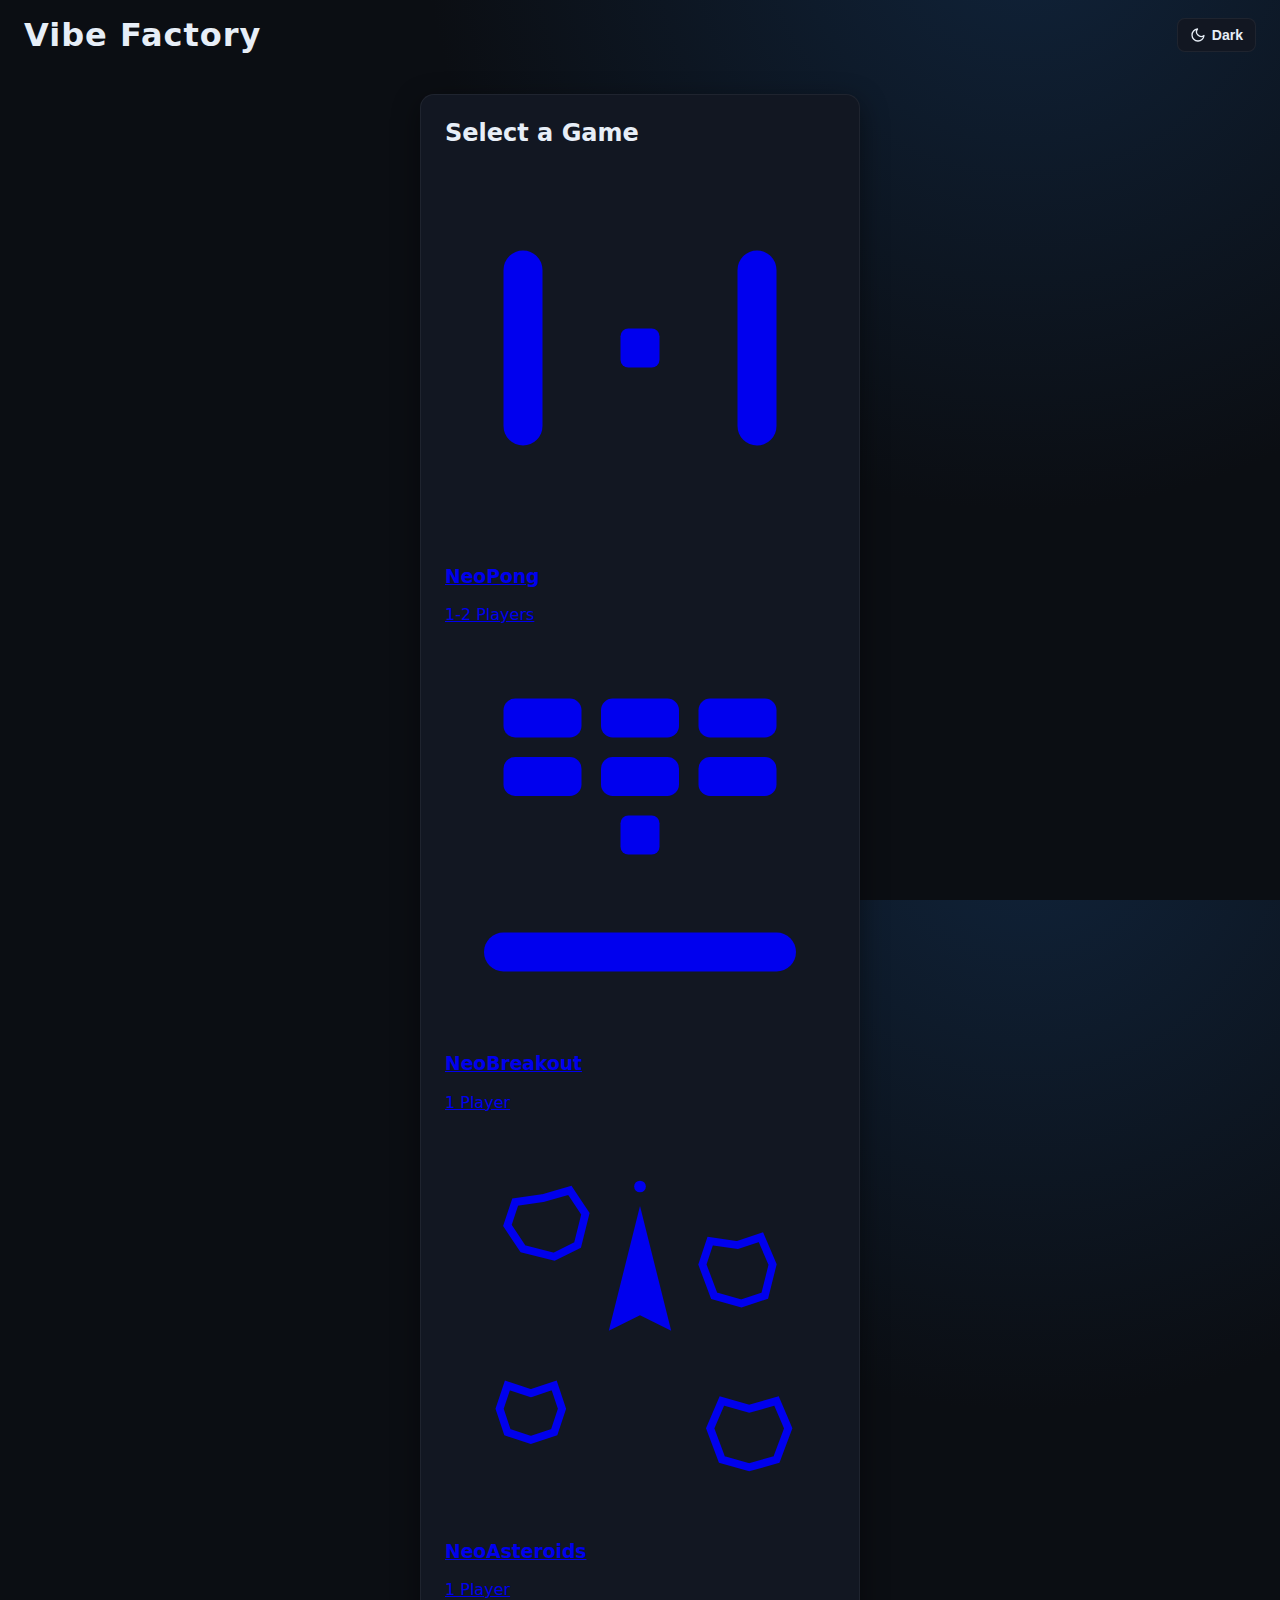
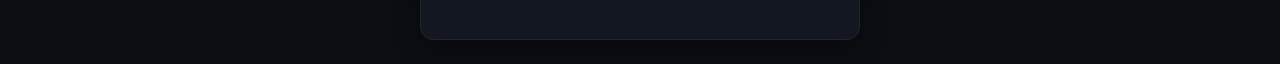
<file: index.html>
<!DOCTYPE html>
<html lang="en">

<head>
    <meta charset="UTF-8">
    <meta name="viewport" content="width=device-width, initial-scale=1.0">
    <title>Vibe Factory</title>
    <link rel="stylesheet" href="styles.css">
</head>

<body>
    <div class="app">
        <header class="header">
            <h1 class="title">Vibe Factory</h1>
            <button id="themeToggle" class="theme-toggle" aria-label="Toggle dark/light mode">
                <svg id="themeIcon" width="16" height="16" viewBox="0 0 24 24" fill="none" stroke="currentColor"
                    stroke-width="2" stroke-linecap="round" stroke-linejoin="round">
                    <path d="M21 12.79A9 9 0 1 1 11.21 3 7 7 0 0 0 21 12.79z"></path>
                </svg>
                <span id="themeText">Dark</span>
            </button>
        </header>

        <main class="main">
            <div class="menu-card">
                <h2>Select a Game</h2>
                <div class="game-grid">
                    <a href="games/pong/index.html" class="game-card">
                        <div class="game-card-icon">
                            <svg viewBox="0 0 100 100" fill="currentColor" role="img" aria-label="NeoPong Icon">
                                <rect x="15" y="25" width="10" height="50" rx="5"></rect>
                                <rect x="75" y="25" width="10" height="50" rx="5"></rect>
                                <rect x="45" y="45" width="10" height="10" rx="2"></rect>
                            </svg>
                        </div>
                        <h3>NeoPong</h3>
                        <p>1-2 Players</p>
                    </a>
                    <a href="games/breakout/index.html" class="game-card">
                        <div class="game-card-icon">
                            <svg viewBox="0 0 100 100" fill="currentColor" role="img" aria-label="NeoBreakout Icon">
                                <rect x="10" y="75" width="80" height="10" rx="5"></rect>
                                <rect x="45" y="45" width="10" height="10" rx="2"></rect>
                                <rect x="15" y="15" width="20" height="10" rx="3"></rect>
                                <rect x="40" y="15" width="20" height="10" rx="3"></rect>
                                <rect x="65" y="15" width="20" height="10" rx="3"></rect>
                                <rect x="15" y="30" width="20" height="10" rx="3"></rect>
                                <rect x="40" y="30" width="20" height="10" rx="3"></rect>
                                <rect x="65" y="30" width="20" height="10" rx="3"></rect>
                            </svg>
                        </div>
                        <h3>NeoBreakout</h3>
                        <p>1 Player</p>
                    </a>
                    <a href="games/asteroids/index.html" class="game-card">
                        <div class="game-card-icon">
                            <svg viewBox="0 0 100 100" fill="currentColor" role="img" aria-label="NeoAsteroids Icon">
                                <!-- Classic triangular ship -->
                                <polygon points="50,20 42,52 50,48 58,52" fill="currentColor"></polygon>
                                <!-- Small laser beam -->
                                <circle cx="50" cy="15" r="1.5" fill="currentColor"></circle>
                                <!-- Jagged irregular asteroids -->
                                <polygon points="25,18 32,16 36,22 34,30 28,33 20,31 16,25 18,19" fill="none"
                                    stroke="currentColor" stroke-width="2"></polygon>
                                <polygon points="75,30 81,28 84,35 82,43 76,45 69,43 66,35 68,29" fill="none"
                                    stroke="currentColor" stroke-width="2"></polygon>
                                <polygon points="22,68 28,66 30,72 28,78 22,80 16,78 14,72 16,66" fill="none"
                                    stroke="currentColor" stroke-width="2"></polygon>
                                <polygon points="78,72 85,70 88,77 85,85 78,87 71,85 68,77 71,70" fill="none"
                                    stroke="currentColor" stroke-width="2"></polygon>
                            </svg>
                        </div>
                        <h3>NeoAsteroids</h3>
                        <p>1 Player</p>
                    </a>
                </div>
            </div>
        </main>
    </div>
    <script src="scripts/theme.js"></script>
</body>

</html>
</file>
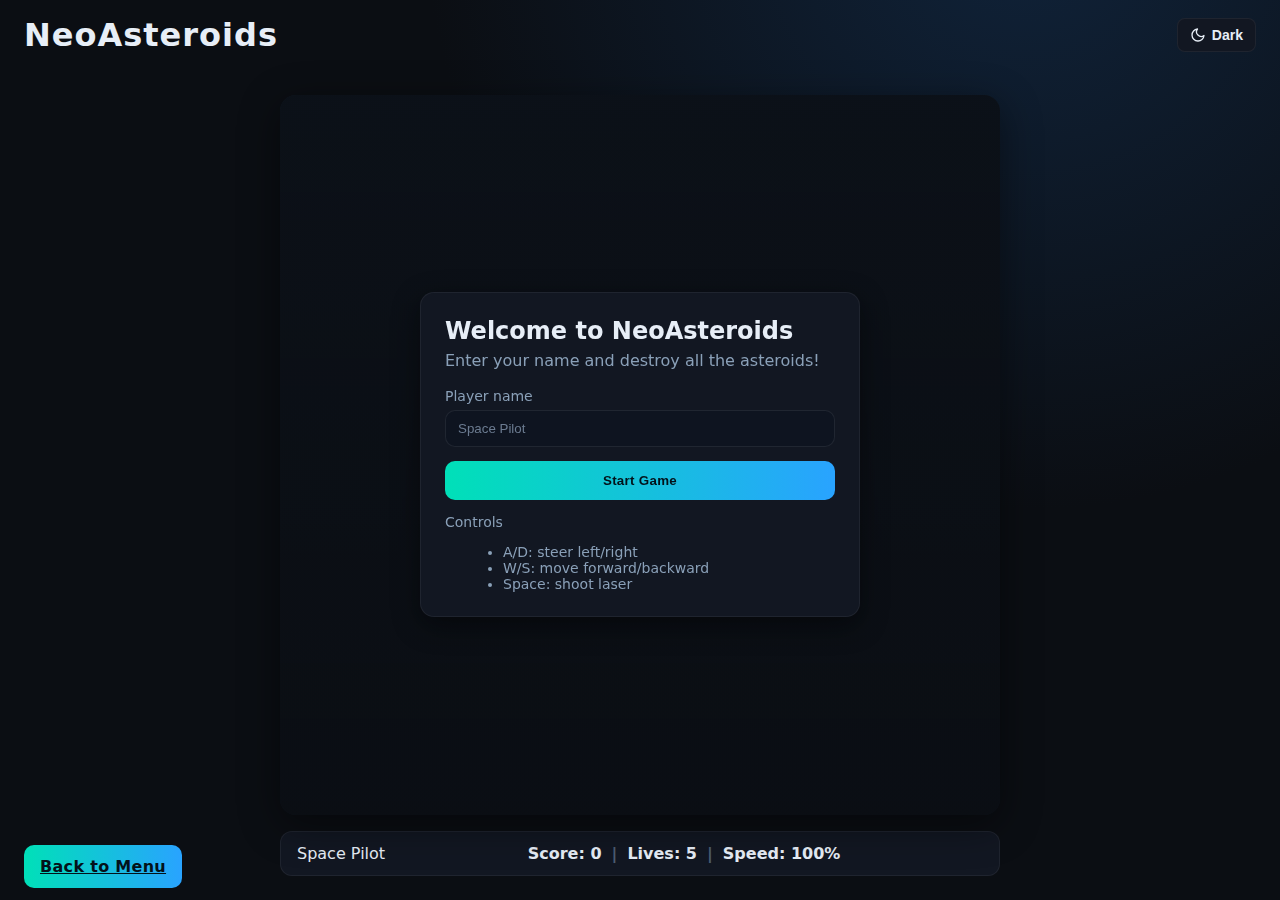
<file: games/asteroids/index.html>
<!DOCTYPE html>
<html lang="en">

<head>
    <meta charset="UTF-8" />
    <meta name="viewport" content="width=device-width, initial-scale=1.0" />
    <title>NeoAsteroids</title>
    <link rel="stylesheet" href="../../styles.css" />
</head>

<body>
    <div class="app">
        <header class="header">
            <h1 class="title">NeoAsteroids</h1>
            <button id="themeToggle" class="theme-toggle" aria-label="Toggle dark/light mode">
                <svg id="themeIcon" width="16" height="16" viewBox="0 0 24 24" fill="none" stroke="currentColor"
                    stroke-width="2" stroke-linecap="round" stroke-linejoin="round">
                    <path d="M21 12.79A9 9 0 1 1 11.21 3 7 7 0 0 0 21 12.79z"></path>
                </svg>
                <span id="themeText">Dark</span>
            </button>
        </header>

        <main class="main">
            <div class="stage-wrapper">
                <canvas id="gameCanvas" width="720" height="720" aria-label="NeoAsteroids game area"></canvas>
                <div id="countdownOverlay" class="countdown-overlay" aria-hidden="true">
                    <div id="countdownText" class="countdown-text"></div>
                </div>

                <div id="menu" class="menu-overlay" role="dialog" aria-modal="true" aria-labelledby="menu-title">
                    <div class="menu-card">
                        <h2 id="menu-title">Welcome to NeoAsteroids</h2>
                        <p id="menu-sub" class="menu-sub">Enter your name and destroy all the asteroids!</p>

                        <label class="menu-label" for="playerName">Player name</label>
                        <input id="playerName" class="menu-input" type="text" placeholder="Space Pilot"
                            maxlength="16" />

                        <button id="startBtn" class="menu-button" type="button">Start Game</button>
                        <div class="menu-help">
                            <p>Controls</p>
                            <ul>
                                <li>A/D: steer left/right</li>
                                <li>W/S: move forward/backward</li>
                                <li>Space: shoot laser</li>
                            </ul>
                        </div>
                    </div>
                </div>
            </div>

            <div class="scoreboard" aria-live="polite">
                <div class="scoreboard-inner">
                    <span id="playerLabel">Space Pilot</span>
                    <span class="scores">
                        <span>Score: <span id="score">0</span></span>
                        <span class="sep">|</span>
                        <span>Lives: <span id="lives">5</span></span>
                        <span class="sep">|</span>
                        <span>Speed: <span id="difficulty">100%</span></span>
                    </span>
                    <span id="gameStatus"></span>
                </div>
            </div>
        </main>

        <footer class="footer">
            <a href="../../index.html" class="menu-button">Back to Menu</a>
        </footer>
    </div>

    <script src="game.js"></script>
    <script src="../../scripts/theme.js"></script>
</body>

</html>
</file>
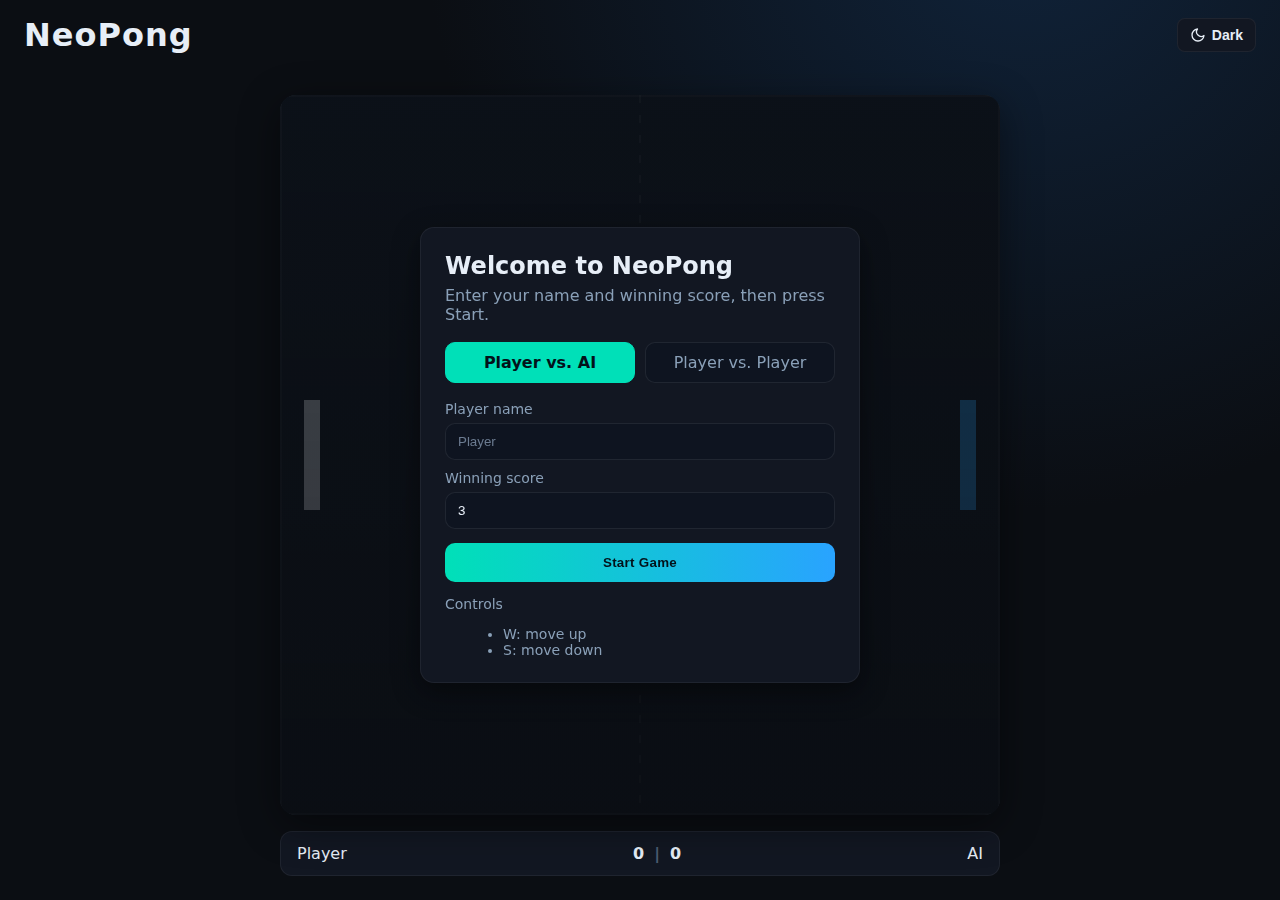
<file: games/pong/index.html>
<!DOCTYPE html>
<html lang="en">

<head>
    <meta charset="UTF-8" />
    <meta name="viewport" content="width=device-width, initial-scale=1.0" />
    <title>NeoPong</title>
    <link rel="stylesheet" href="../../styles.css" />
</head>

<body>
    <div class="app">
        <header class="header">
            <h1 class="title">NeoPong</h1>
            <button id="themeToggle" class="theme-toggle" aria-label="Toggle dark/light mode">
                <svg id="themeIcon" width="16" height="16" viewBox="0 0 24 24" fill="none" stroke="currentColor"
                    stroke-width="2" stroke-linecap="round" stroke-linejoin="round">
                    <path d="M21 12.79A9 9 0 1 1 11.21 3 7 7 0 0 0 21 12.79z"></path>
                </svg>
                <span id="themeText">Dark</span>
            </button>
        </header>

        <main class="main">
            <div class="stage-wrapper">
                <canvas id="gameCanvas" width="720" height="720" aria-label="NeoPong game area"></canvas>
                <div id="goalFlash" class="goal-flash" aria-hidden="true"></div>
                <div id="countdown" class="countdown-overlay" aria-hidden="true">
                    <div id="countdownText" class="countdown-text"></div>
                </div>

                <div id="menu" class="menu-overlay" role="dialog" aria-modal="true" aria-labelledby="menu-title">
                    <div class="menu-card">
                        <h2 id="menu-title">Welcome to NeoPong</h2>
                        <p id="menu-sub" class="menu-sub">Enter your name and winning score, then press Start.</p>
                        <div class="menu-gamemode">
                            <label class="menu-radio">
                                <input type="radio" id="vs-ai" name="gamemode" value="vs-ai" checked>
                                <span>Player vs. AI</span>
                            </label>
                            <label class="menu-radio">
                                <input type="radio" id="vs-player" name="gamemode" value="vs-player">
                                <span>Player vs. Player</span>
                            </label>
                        </div>
                        <div id="player-names">
                            <label class="menu-label" for="playerName">Player name</label>
                            <input id="playerName" class="menu-input" type="text" placeholder="Player" maxlength="16" />
                            <div id="player2-name-field" style="display: none;">
                                <div style="height:10px"></div>
                                <label class="menu-label" for="player2Name">Player 2 name</label>
                                <input id="player2Name" class="menu-input" type="text" placeholder="Player 2"
                                    maxlength="16" />
                            </div>
                        </div>
                        <div style="height:10px"></div>
                        <label class="menu-label" for="winningScore">Winning score</label>
                        <input id="winningScore" class="menu-input" type="number" min="1" max="21" step="1" value="3" />
                        <button id="startBtn" class="menu-button" type="button">Start Game</button>
                        <div class="menu-help">
                            <p>Controls</p>
                            <ul>
                                <li>W: move up</li>
                                <li>S: move down</li>
                            </ul>
                        </div>
                    </div>
                </div>
            </div>

            <div class="scoreboard" aria-live="polite">
                <div class="scoreboard-inner">
                    <span id="playerLabel">Player</span>
                    <span class="scores">
                        <span id="playerScore">0</span>
                        <span class="sep">|</span>
                        <span id="aiScore">0</span>
                    </span>
                    <span id="aiLabel">AI</span>
                </div>
            </div>
        </main>
    </div>

    <script src="game.js"></script>
</body>

</html>
</file>
<file: styles.css>
:root {
    /* Dark theme (default) */
    --bg: #0b0e13;
    --panel: #121722;
    --text: #e7eef7;
    --muted: #8aa0b8;
    --accent: #00e0b8;
    --accent-2: #29a3ff;
    --canvas-bg: linear-gradient(180deg, #0f1a28 0%, #0b111a 100%);
    --menu-bg: linear-gradient(180deg, rgba(11, 14, 19, 0.75), rgba(11, 14, 19, 0.85));
    --input-bg: #0e1420;
    --scoreboard-bg: rgba(6, 10, 16, 0.75);
}

/* Light theme */
[data-theme="light"] {
    --bg: #f8fafc;
    --panel: #ffffff;
    --text: #1e293b;
    --muted: #64748b;
    --accent: #00e0b8;
    --accent-2: #29a3ff;
    --canvas-bg: linear-gradient(180deg, #e2e8f0 0%, #cbd5e1 100%);
    --menu-bg: linear-gradient(180deg, rgba(248, 250, 252, 0.75), rgba(248, 250, 252, 0.85));
    --input-bg: #f1f5f9;
    --scoreboard-bg: rgba(255, 255, 255, 0.75);
}

* {
    box-sizing: border-box;
}

html,
body {
    height: 100%;
}

body {
    margin: 0;
    font-family: ui-sans-serif, system-ui, -apple-system, Segoe UI, Roboto, Ubuntu, Cantarell, Noto Sans, Arial, "Apple Color Emoji", "Segoe UI Emoji";
    color: var(--text);
    background: radial-gradient(1200px 1200px at 80% -10%, #10233a 0%, var(--bg) 50%);
    transition: background 0.3s ease, color 0.3s ease;
}

[data-theme="light"] body {
    background: radial-gradient(1200px 1200px at 80% -10%, #e2e8f0 0%, var(--bg) 50%);
}

.app {
    min-height: 100%;
    display: grid;
    grid-template-rows: auto 1fr auto;
}

.header {
    padding: 16px 24px;
    display: flex;
    justify-content: space-between;
    align-items: center;
}

.header div {
    display: flex;
    gap: 10px;
}

.footer {
    position: fixed;
    bottom: 24px;
    left: 24px;
}

.title {
    margin: 0;
    font-weight: 800;
    letter-spacing: 1px;
}

/* Theme toggle button */
.theme-toggle {
    background: var(--panel);
    border: 1px solid rgba(255, 255, 255, 0.06);
    border-radius: 8px;
    padding: 8px 12px;
    color: var(--text);
    cursor: pointer;
    font-size: 14px;
    font-weight: 600;
    transition: all 0.3s ease;
    display: flex;
    align-items: center;
    gap: 6px;
}

[data-theme="light"] .theme-toggle {
    border: 1px solid rgba(0, 0, 0, 0.1);
}

.theme-toggle:hover {
    background: var(--accent);
    color: #03121a;
    transform: translateY(-1px);
}

.theme-toggle:active {
    transform: translateY(0);
}

.main {
    display: flex;
    flex-direction: column;
    justify-content: center;
    align-items: center;
    padding: 24px 16px;
}

.stage-wrapper {
    position: relative;
    width: 720px;
    height: 720px;
    border-radius: 16px;
    box-shadow: 0 10px 40px rgba(0, 0, 0, 0.45);
    overflow: hidden;
}

.game-list {
    list-style: none;
    padding: 0;
    margin: 0;
}

.game-list li a {
    display: block;
    padding: 12px 16px;
    background: var(--input-bg);
    color: var(--text);
    text-decoration: none;
    border-radius: 10px;
    transition: background 0.2s ease;
}

.game-list li a:hover {
    background: var(--accent);
    color: #03121a;
}

canvas#gameCanvas {
    width: 100%;
    height: 100%;
    display: block;
    background: var(--canvas-bg);
    outline: 1px solid rgba(255, 255, 255, 0.06);
    transition: background 0.3s ease;
}

[data-theme="light"] canvas#gameCanvas {
    outline: 1px solid rgba(0, 0, 0, 0.1);
}

/* Goal flash overlay */
.goal-flash {
    position: absolute;
    inset: 0;
    pointer-events: none;
    background: radial-gradient(600px 600px at center, rgba(41, 163, 255, 0.25), rgba(0, 224, 184, 0.0));
    opacity: 0;
    transition: opacity 250ms ease;
}

/* Shake animation applied to stage-wrapper */
@keyframes screen-shake {
    0% {
        transform: translate(0, 0);
    }

    20% {
        transform: translate(-6px, 3px);
    }

    40% {
        transform: translate(5px, -4px);
    }

    60% {
        transform: translate(-3px, 4px);
    }

    80% {
        transform: translate(2px, -2px);
    }

    100% {
        transform: translate(0, 0);
    }
}

.shake {
    animation: screen-shake 320ms ease-in-out;
}

.countdown-overlay {
    position: absolute;
    inset: 0;
    display: grid;
    place-items: center;
    pointer-events: none;
}

.countdown-text {
    font-size: 72px;
    font-weight: 900;
    letter-spacing: 1px;
    color: var(--text);
    text-shadow: 0 6px 32px rgba(0, 224, 184, 0.25);
    opacity: 0;
    transform: scale(0.85);
    transition: opacity 200ms ease, transform 200ms ease;
}

.countdown-text.show {
    opacity: 1;
    transform: scale(1);
}

.menu-overlay {
    position: absolute;
    inset: 0;
    display: grid;
    place-items: center;
    background: var(--menu-bg);
    transition: background 0.3s ease;
}

.menu-card {
    width: 86%;
    max-width: 440px;
    background: var(--panel);
    border: 1px solid rgba(255, 255, 255, 0.06);
    border-radius: 14px;
    padding: 24px;
    box-shadow: 0 8px 28px rgba(0, 0, 0, 0.45);
    transition: background 0.3s ease, border-color 0.3s ease;
}

[data-theme="light"] .menu-card {
    border: 1px solid rgba(0, 0, 0, 0.1);
    box-shadow: 0 8px 28px rgba(0, 0, 0, 0.15);
}

.menu-card h2 {
    margin: 0 0 6px 0;
}

.menu-gamemode {
    display: flex;
    gap: 10px;
    margin-bottom: 18px;
}

.menu-radio {
    flex: 1;
    position: relative;
    cursor: pointer;
}

.menu-radio input {
    position: absolute;
    opacity: 0;
    width: 0;
    height: 0;
}

.menu-radio span {
    display: block;
    text-align: center;
    padding: 10px 12px;
    border-radius: 10px;
    border: 1px solid rgba(255, 255, 255, 0.08);
    background: var(--input-bg);
    color: var(--muted);
    transition: all 0.2s ease;
}

[data-theme="light"] .menu-radio span {
    border: 1px solid rgba(0, 0, 0, 0.1);
}

.menu-radio input:checked+span {
    background: var(--accent);
    border-color: var(--accent);
    color: #03121a;
    font-weight: 600;
}

.menu-sub {
    margin: 0 0 18px 0;
    color: var(--muted);
}

.menu-label {
    display: block;
    font-size: 14px;
    color: var(--muted);
    margin-bottom: 6px;
}

.menu-input {
    width: 100%;
    padding: 10px 12px;
    border-radius: 10px;
    border: 1px solid rgba(255, 255, 255, 0.08);
    background: var(--input-bg);
    color: var(--text);
    transition: background 0.3s ease, border-color 0.3s ease;
}

[data-theme="light"] .menu-input {
    border: 1px solid rgba(0, 0, 0, 0.1);
}

.menu-input::placeholder {
    color: #6b7b90;
}

[data-theme="light"] .menu-input::placeholder {
    color: #94a3b8;
}

.menu-button {
    margin-top: 14px;
    width: 100%;
    padding: 12px 16px;
    background: linear-gradient(90deg, var(--accent), var(--accent-2));
    color: #03121a;
    border: none;
    border-radius: 10px;
    font-weight: 800;
    letter-spacing: .3px;
    cursor: pointer;
}

.menu-button:active {
    transform: translateY(1px);
}

.menu-help {
    margin-top: 14px;
    font-size: 14px;
    color: var(--muted);
}

.menu-help ul {
    margin: 6px 0 0 18px;
}

.scoreboard {
    width: 100%;
    max-width: 720px;
    margin-top: 16px;
    background: var(--panel);
    border: 1px solid rgba(255, 255, 255, 0.06);
    border-radius: 12px;
    transition: background 0.3s ease, border-color 0.3s ease;
}

[data-theme="light"] .scoreboard {
    border: 1px solid rgba(0, 0, 0, 0.1);
}

.scoreboard-inner {
    max-width: 960px;
    margin: 0 auto;
    padding: 12px 16px;
    display: flex;
    align-items: center;
    justify-content: space-between;
}

.scores {
    display: inline-flex;
    gap: 10px;
    font-weight: 700;
}

.sep {
    color: #4d5e73;
}

@media (max-width: 760px) {
    .stage-wrapper {
        width: 92vw;
        height: 92vw;
    }
}
</file>
